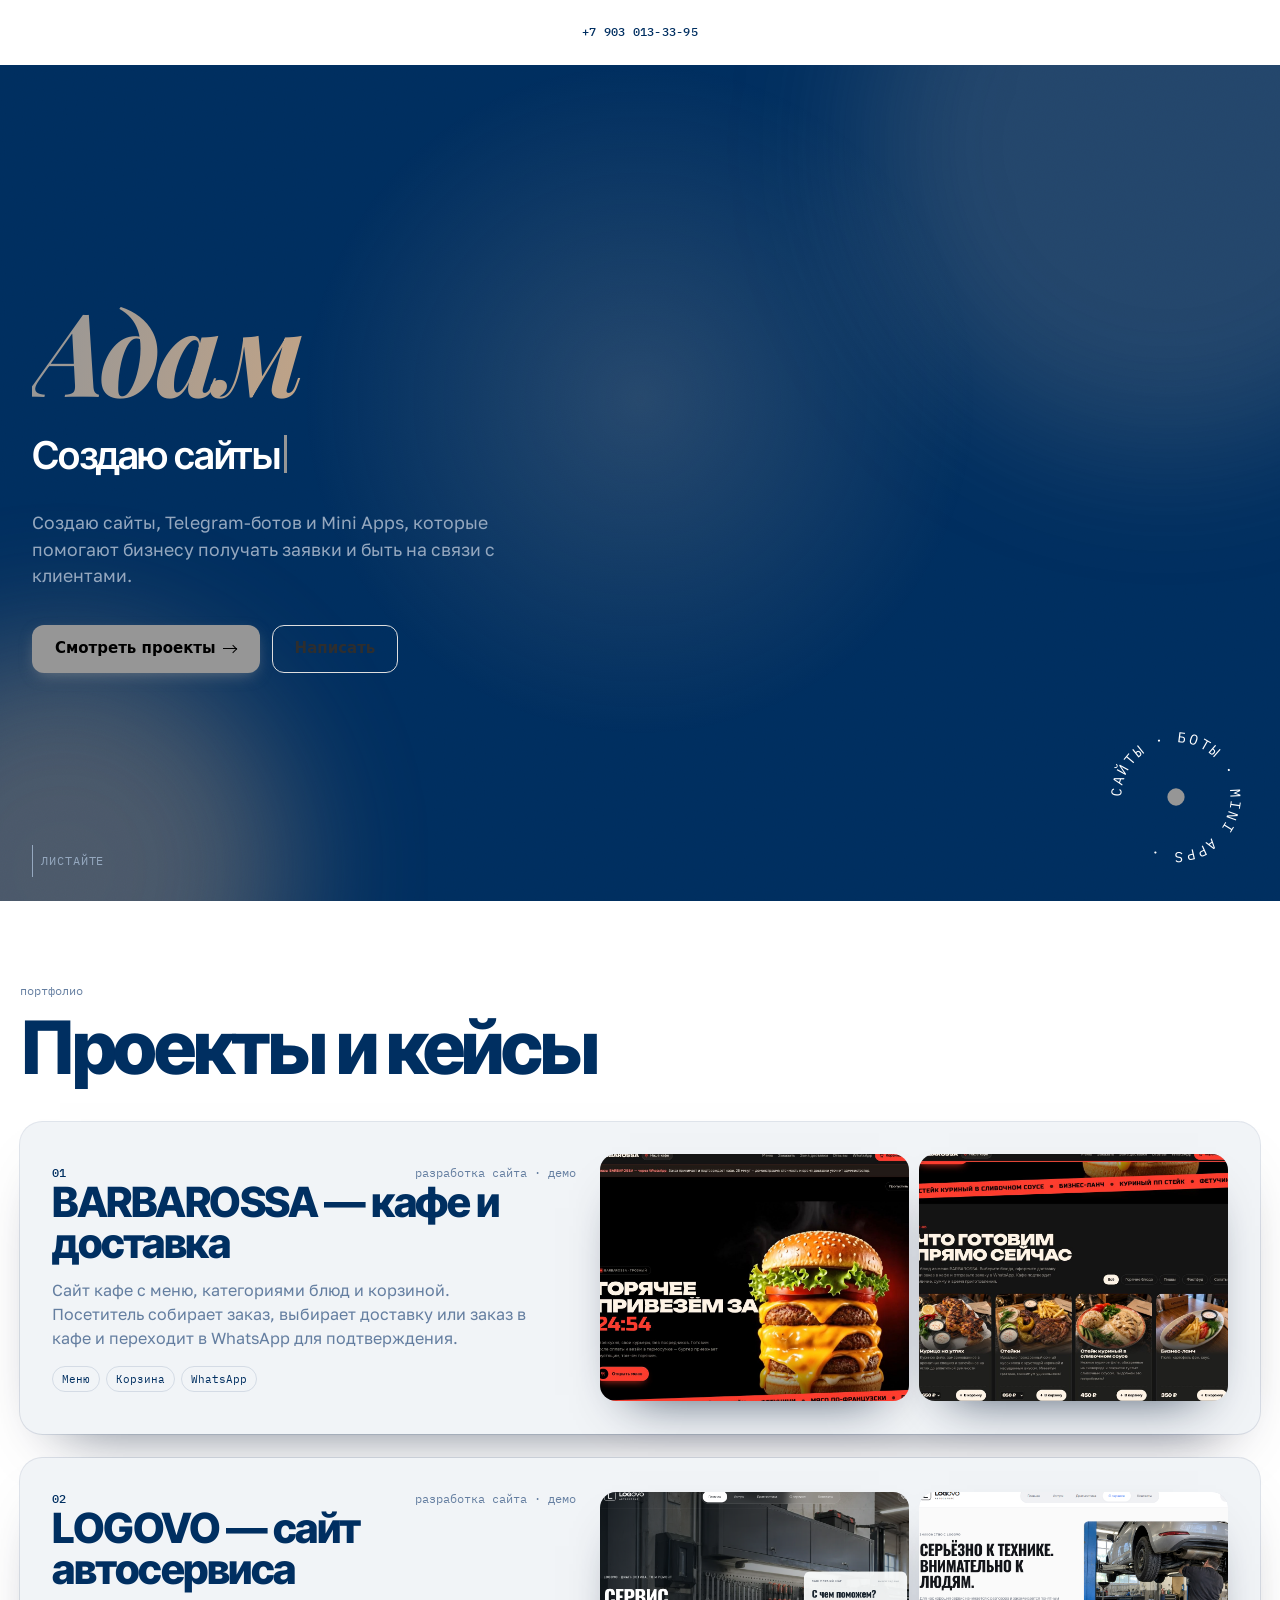
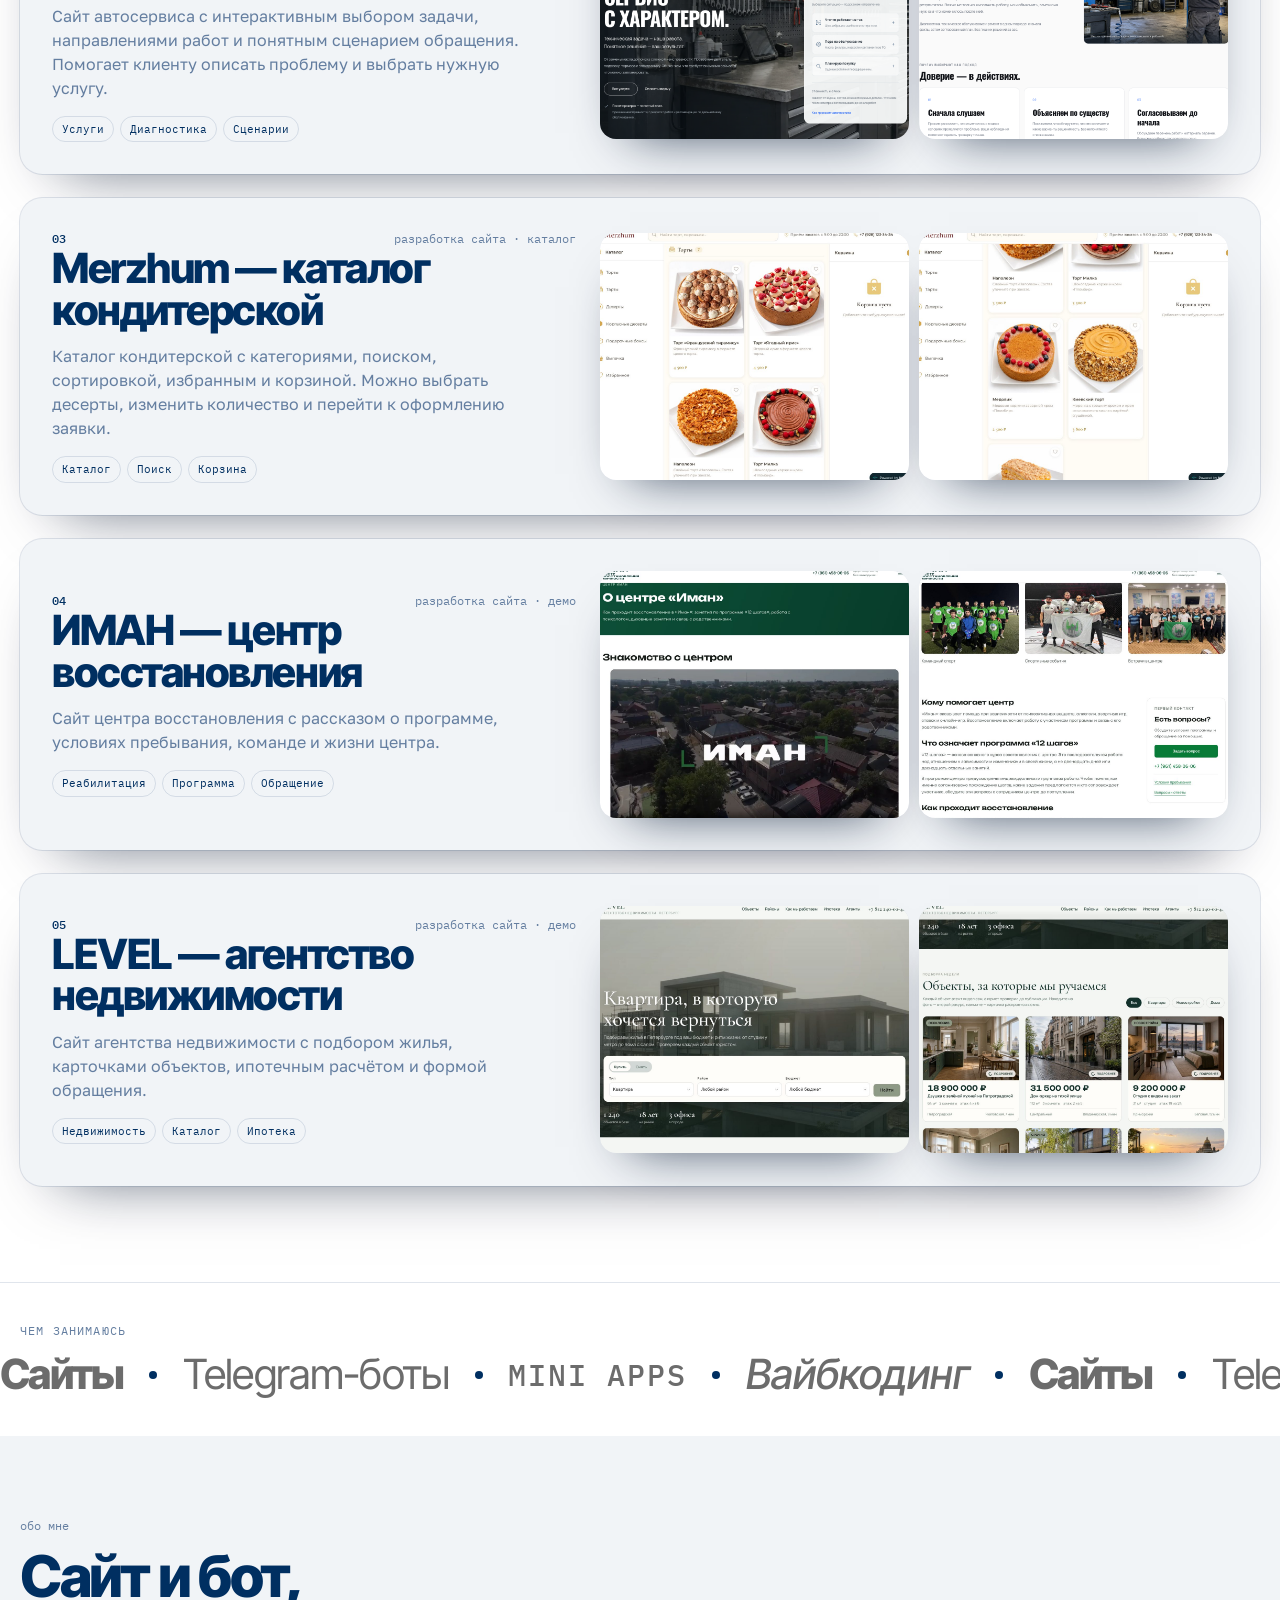
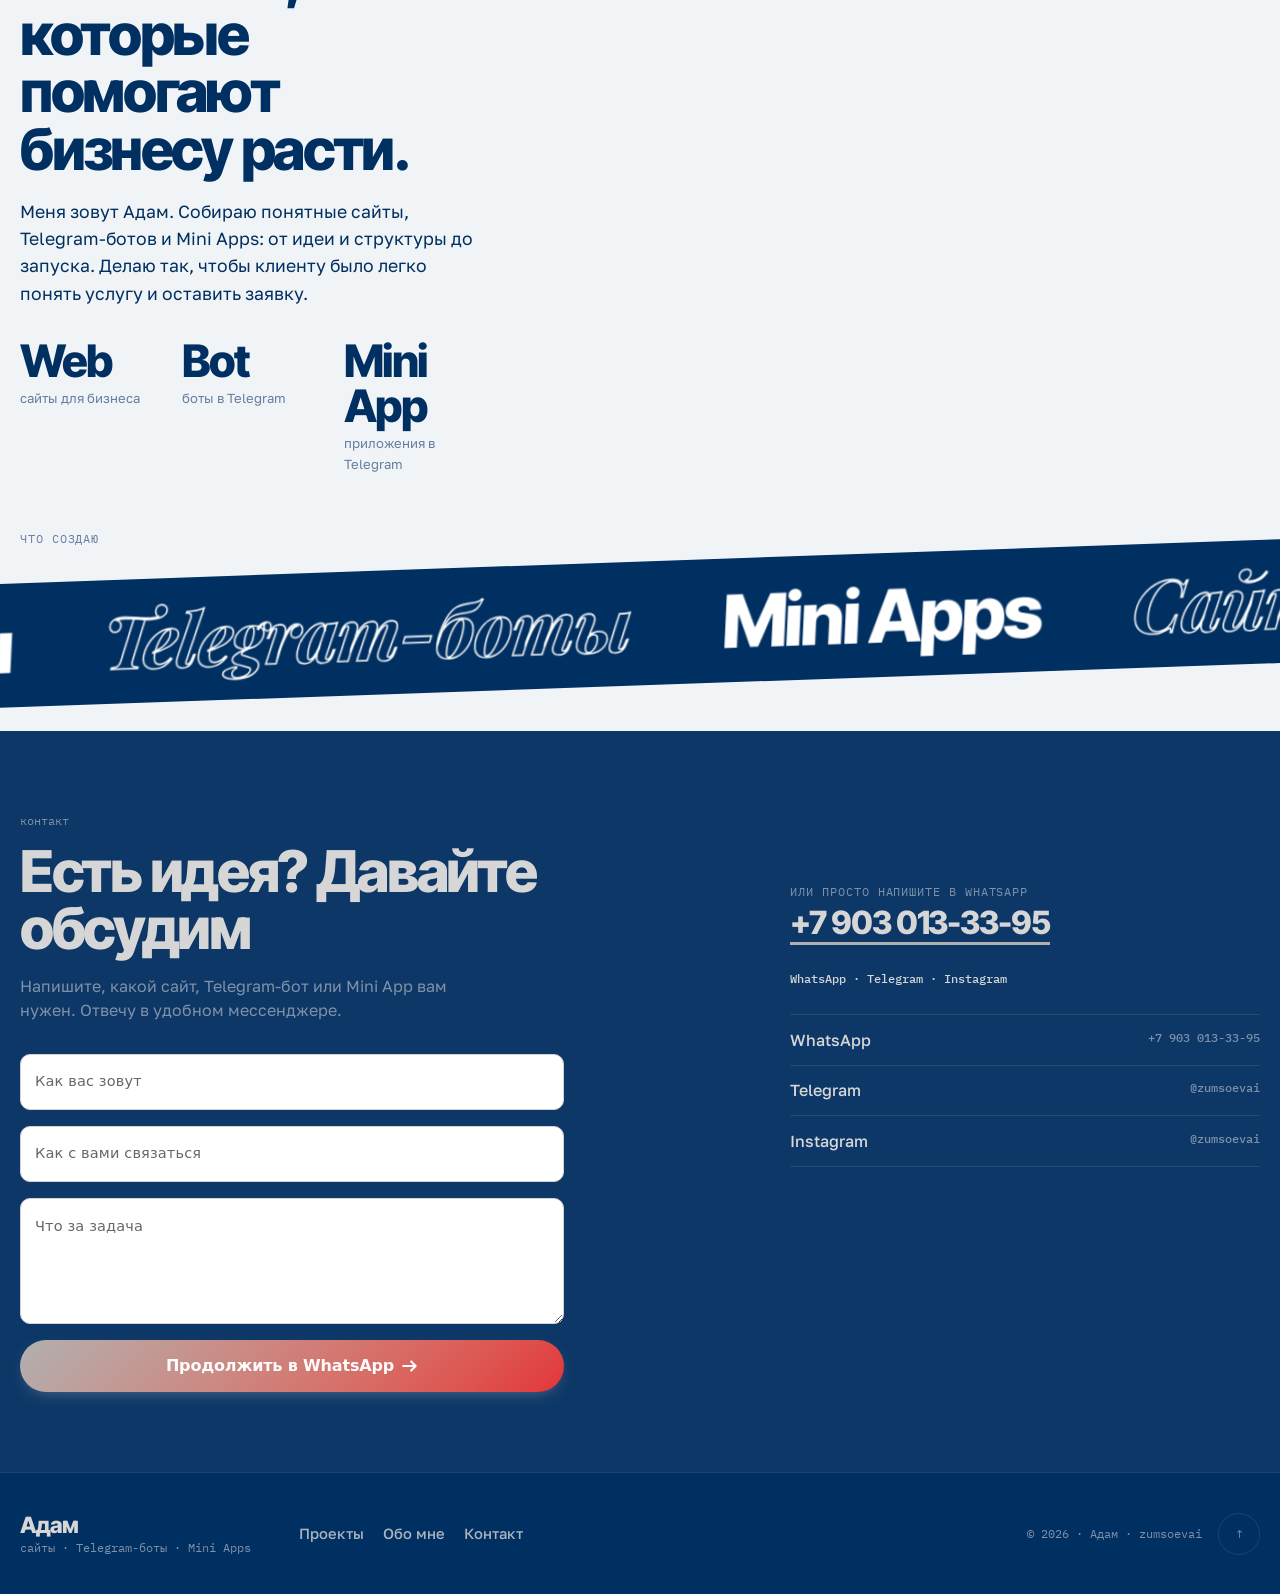
<file: index.html>
<!doctype html>
<html lang="ru">
  <head>
    <meta charset="UTF-8" />
    <meta name="viewport" content="width=device-width, initial-scale=1.0" />
    <meta name="theme-color" content="#efeee9" />
    <meta name="description" content="Адам — создание сайтов, Telegram-ботов и мини-приложений для бизнеса. Обсудить проект в WhatsApp или Telegram." />
    <meta name="robots" content="index, follow" />
    <link rel="canonical" href="https://nessa-coffee.github.io/zumsoevai/" />
    <meta property="og:type" content="website" />
    <meta property="og:locale" content="ru_RU" />
    <meta property="og:title" content="Адам — сайты и Telegram-боты" />
    <meta property="og:description" content="Сайты, Telegram-боты и Mini Apps для бизнеса. Посмотрите мои работы и напишите, чтобы обсудить ваш проект." />
    <meta property="og:url" content="https://nessa-coffee.github.io/zumsoevai/" />
    <meta property="og:image" content="https://nessa-coffee.github.io/zumsoevai/images/adam-portrait.png" />
    <meta property="og:image:alt" content="Адам — разработчик сайтов и Telegram-ботов" />
    <link rel="icon" type="image/svg+xml" href="./favicon.svg" />
    <title>Адам — сайты и Telegram-боты</title>
    <script type="module" crossorigin src="./assets/index-DF3mIknF.js"></script>
    <link rel="stylesheet" crossorigin href="./assets/index-eLuvN8EP.css">
  </head>
  <body>
    <div id="root"></div>
    <noscript>Адам — сайты и Telegram-боты. Напишите в <a href="https://t.me/zumsoevai">Telegram</a> или <a href="https://wa.me/79030133395">WhatsApp</a>.</noscript>
  </body>
</html>
</file>
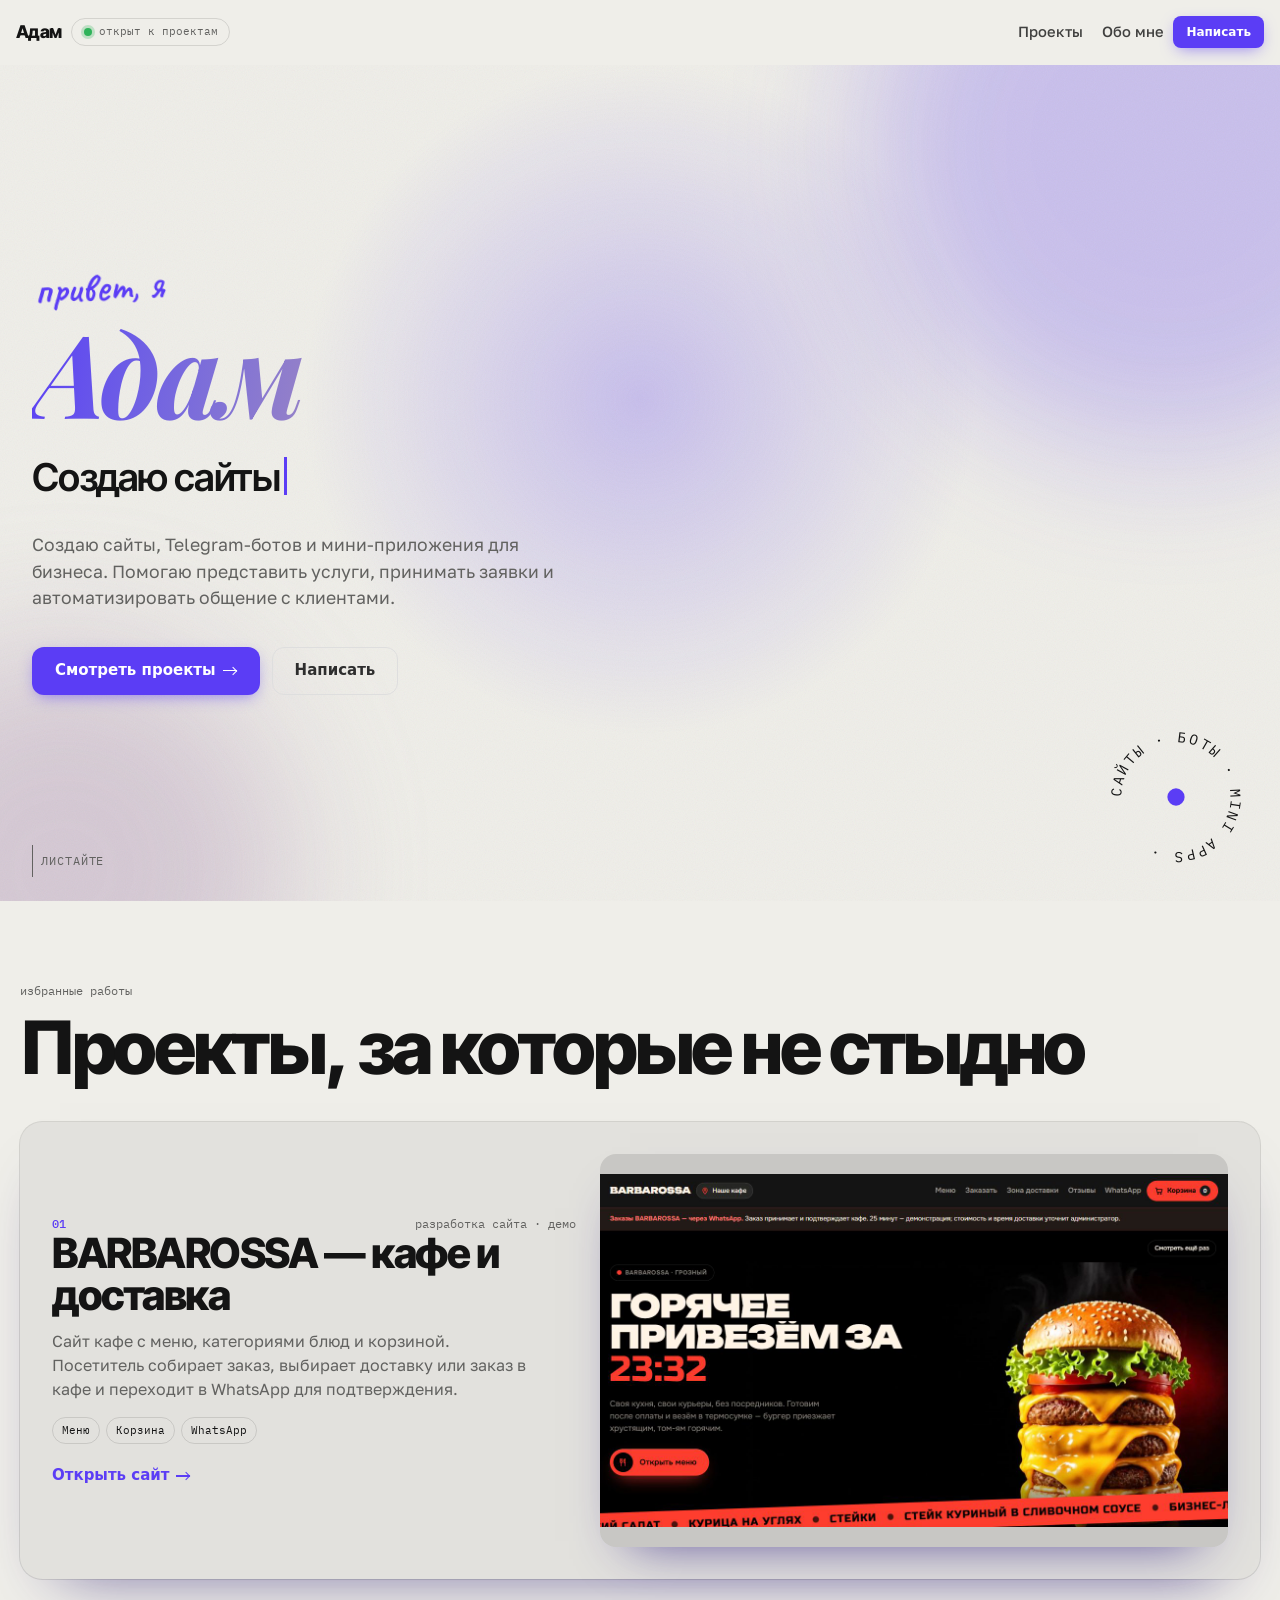
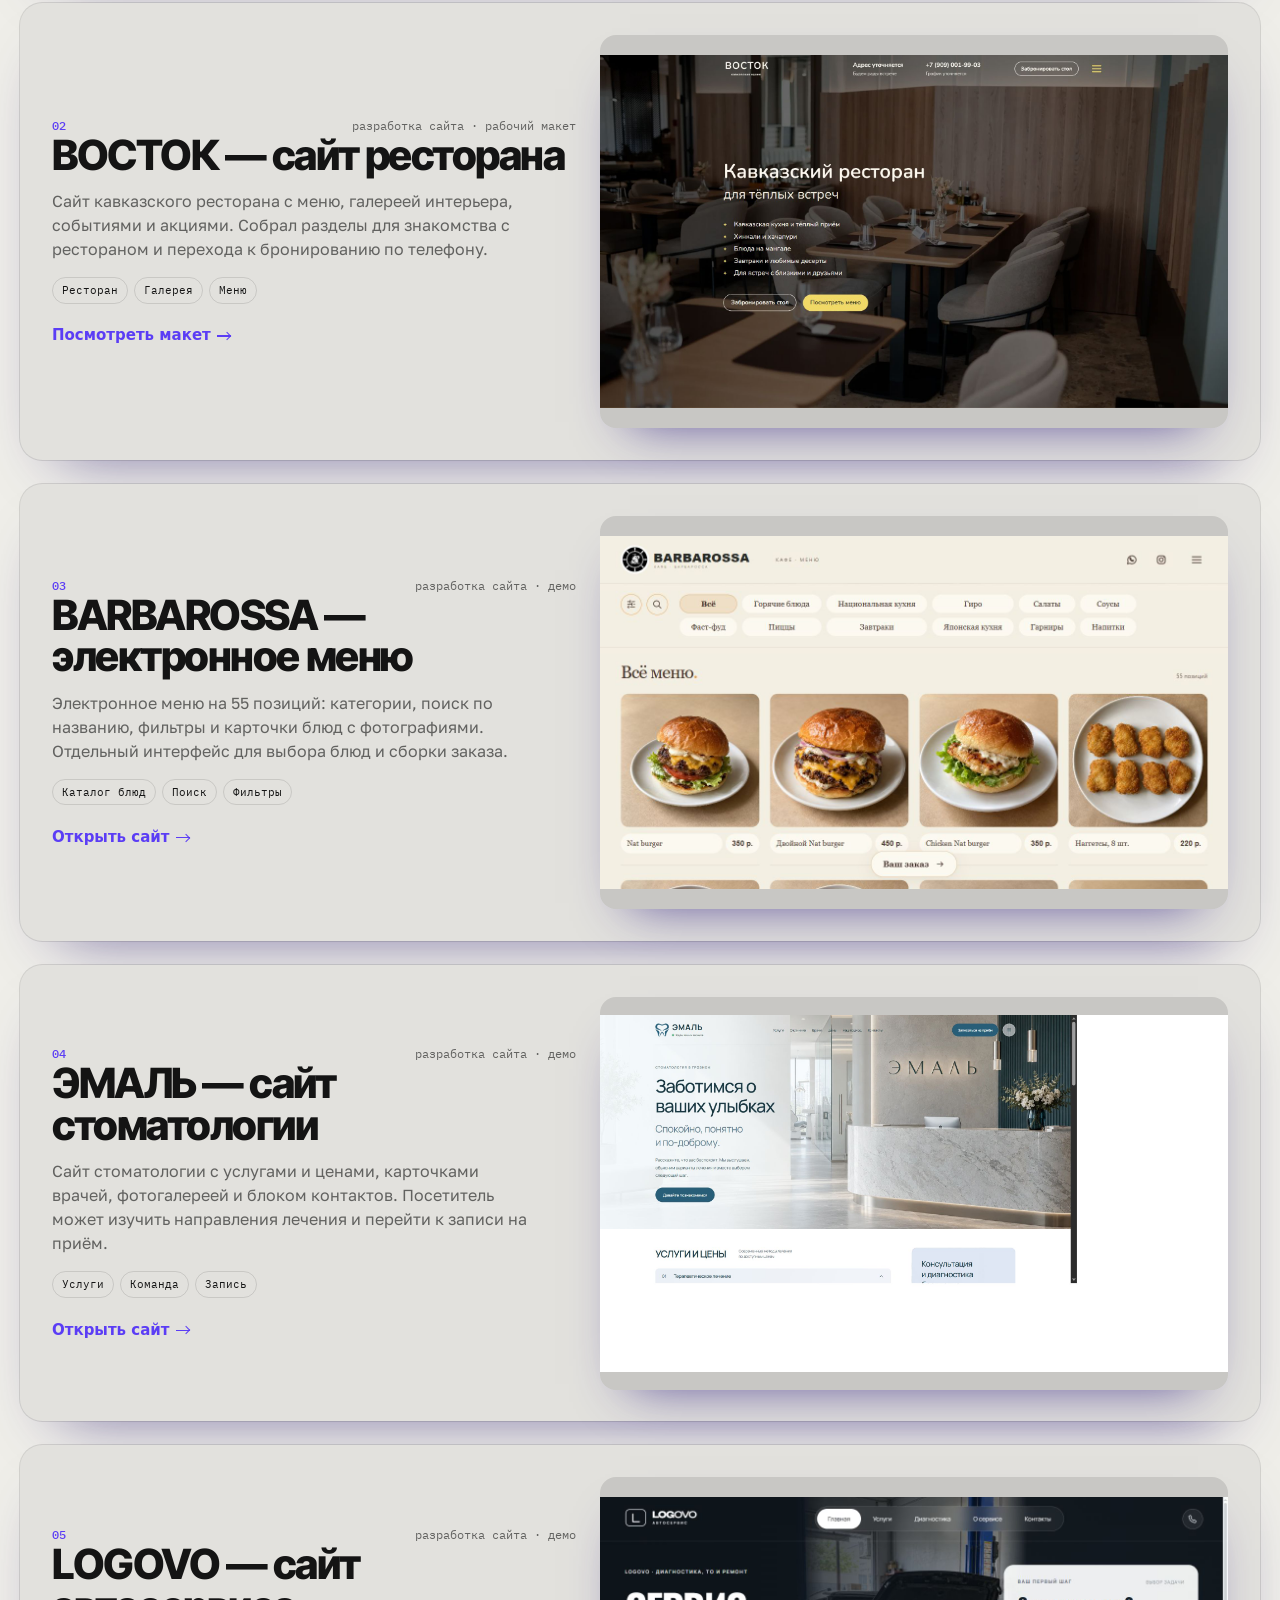
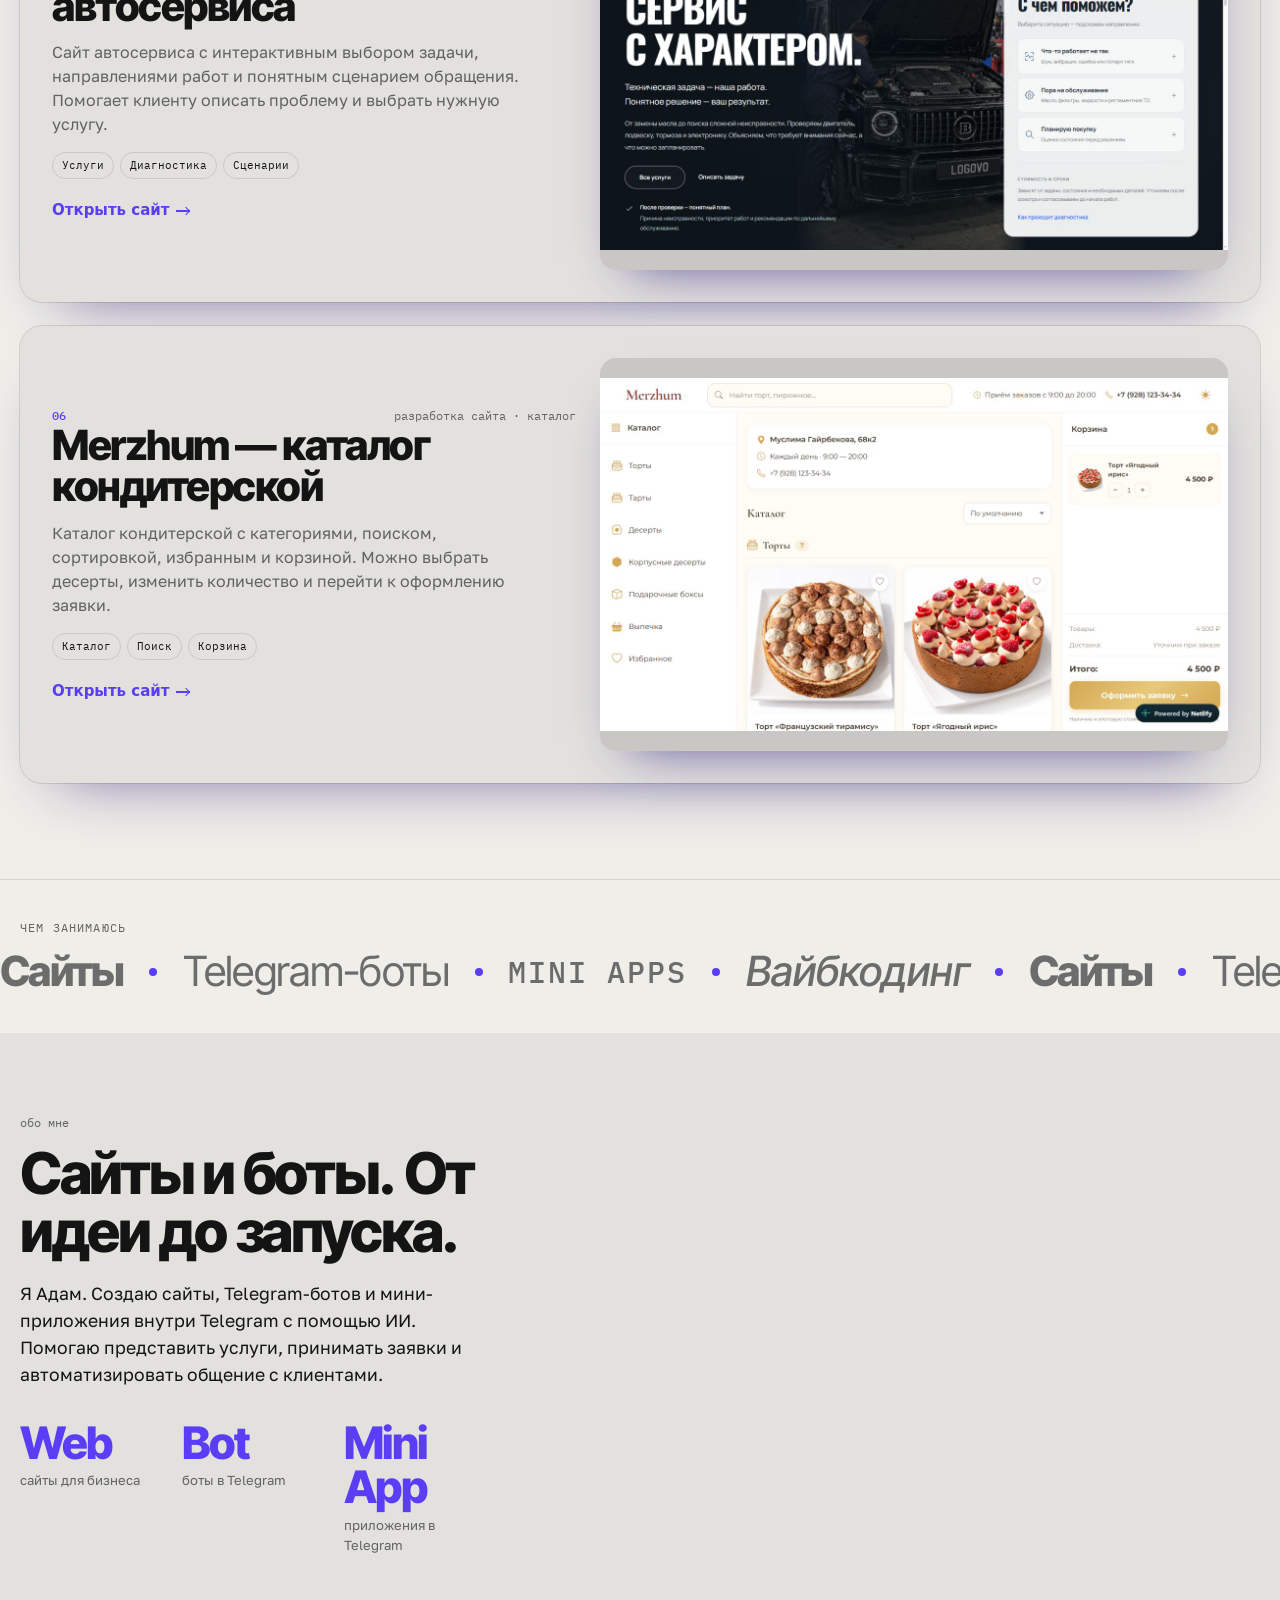
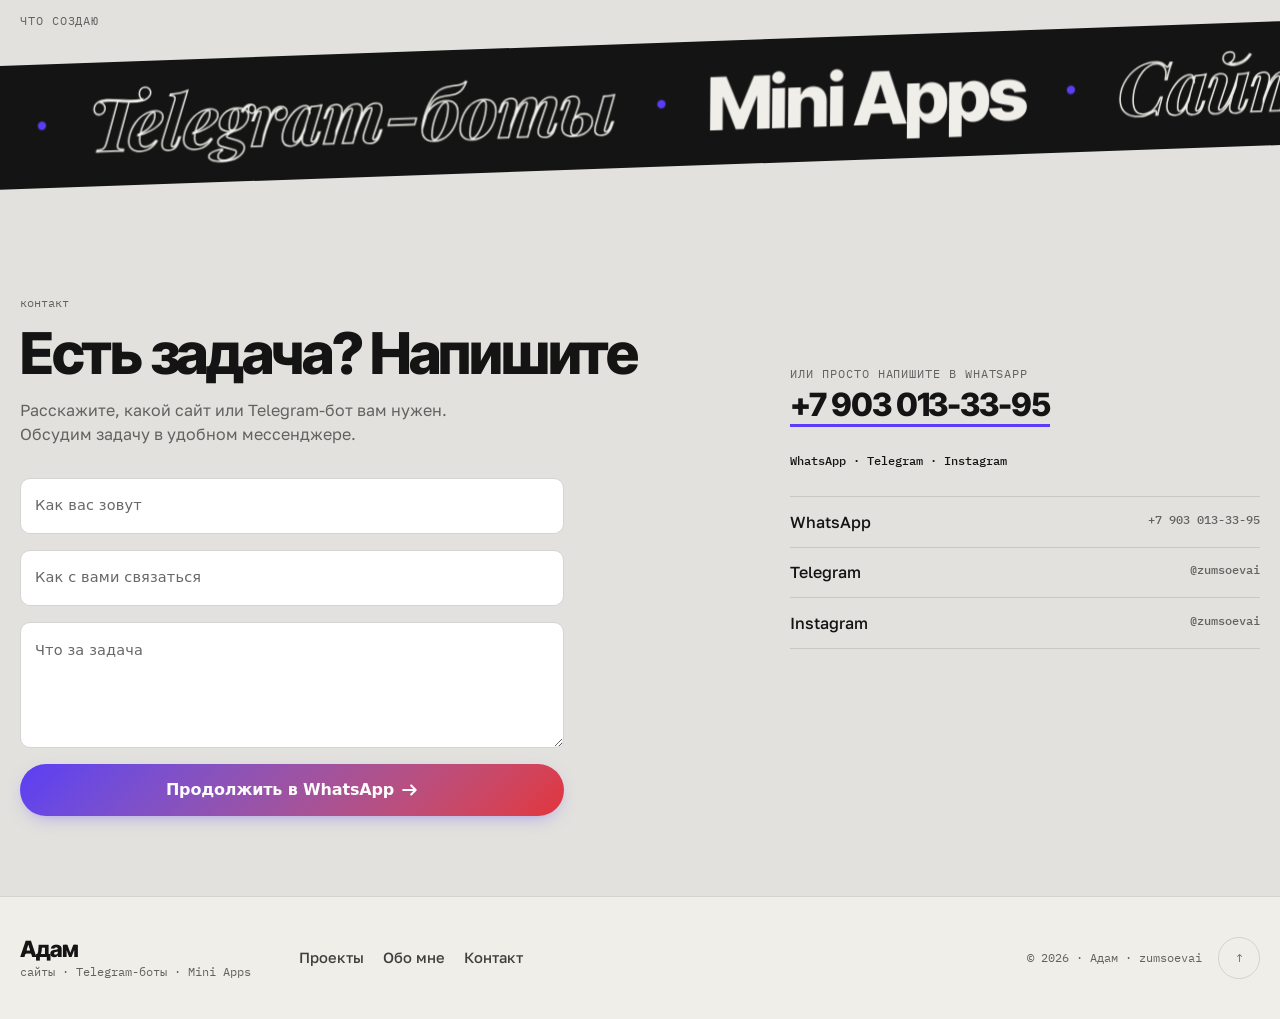
<file: portfolio/index.html>
<!doctype html>
<html lang="ru">
  <head>
    <meta charset="UTF-8" />
    <meta name="viewport" content="width=device-width, initial-scale=1.0" />
    <meta name="theme-color" content="#efeee9" />
    <meta name="description" content="Адам — создание сайтов, Telegram-ботов и мини-приложений для бизнеса. Обсудить проект в WhatsApp или Telegram." />
    <meta name="robots" content="index, follow" />
    <link rel="canonical" href="https://nessa-coffee.github.io/zumsoevai/" />
    <meta property="og:type" content="website" />
    <meta property="og:locale" content="ru_RU" />
    <meta property="og:title" content="Адам — сайты и Telegram-боты" />
    <meta property="og:description" content="Сайты, Telegram-боты и Mini Apps для бизнеса. Посмотрите мои работы и напишите, чтобы обсудить ваш проект." />
    <meta property="og:url" content="https://nessa-coffee.github.io/zumsoevai/" />
    <meta property="og:image" content="https://nessa-coffee.github.io/zumsoevai/images/adam-portrait.png" />
    <meta property="og:image:alt" content="Адам — разработчик сайтов и Telegram-ботов" />
    <link rel="icon" type="image/svg+xml" href="./favicon.svg" />
    <title>Адам — сайты и Telegram-боты</title>
    <script type="module" crossorigin src="./assets/index-DR3SER7Z.js"></script>
    <link rel="stylesheet" crossorigin href="./assets/index-eLuvN8EP.css">
  </head>
  <body>
    <div id="root"></div>
    <noscript>Адам — сайты и Telegram-боты. Напишите в <a href="https://t.me/zumsoevai">Telegram</a> или <a href="https://wa.me/79030133395">WhatsApp</a>.</noscript>
  </body>
</html>
</file>
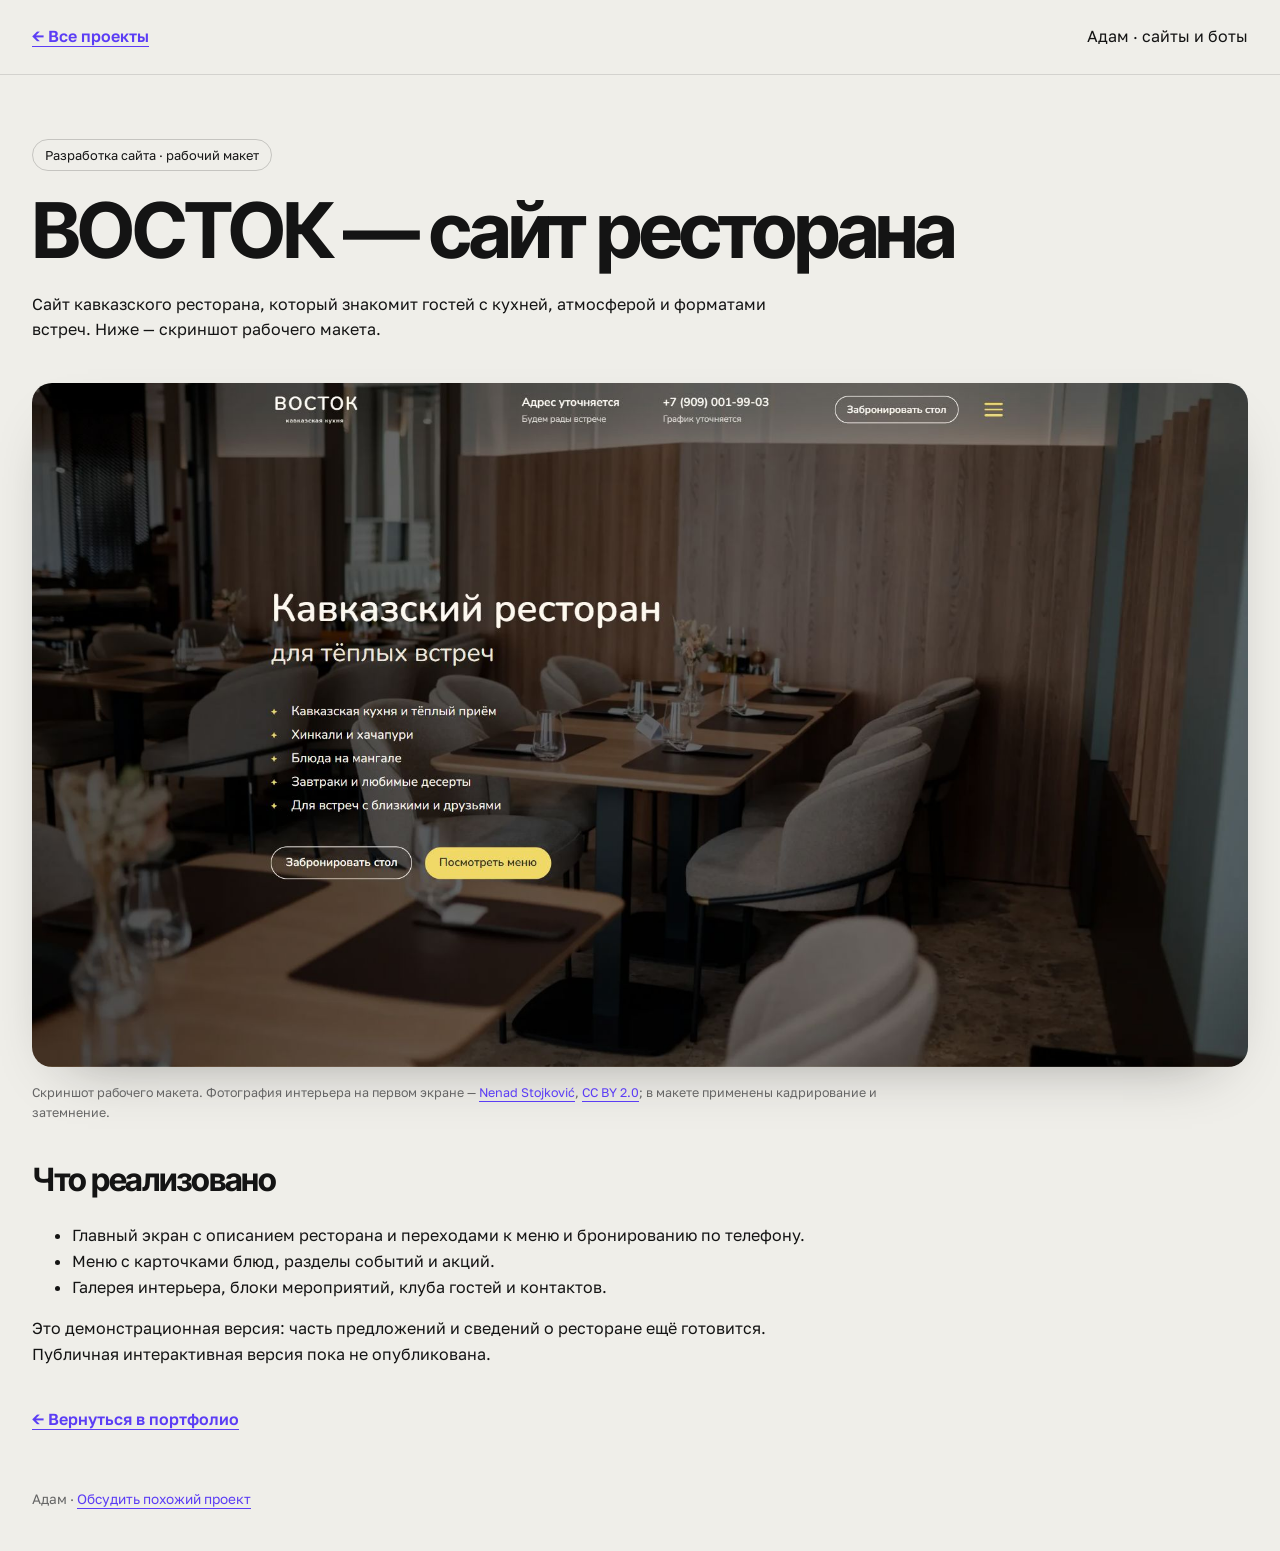
<file: cases/vostok.html>
<!doctype html>
<html lang="ru">
<head>
  <meta charset="utf-8">
  <meta name="viewport" content="width=device-width, initial-scale=1">
  <meta name="description" content="Кейс Адама: рабочий макет сайта кавказского ресторана ВОСТОК.">
  <meta name="robots" content="noindex, nofollow">
  <title>ВОСТОК — сайт ресторана · Адам</title>
  <link rel="icon" type="image/svg+xml" href="../favicon.svg">
  <link rel="stylesheet" href="https://fonts.googleapis.com/css2?family=Golos+Text:wght@400;500;600&family=Inter+Tight:wght@600;800&display=swap">
  <style>
    *{box-sizing:border-box}body{margin:0;background:#efeee9;color:#141414;font-family:"Golos Text",sans-serif;line-height:1.6}header,main,footer{max-width:1280px;margin:auto;padding:24px 32px}header{display:flex;justify-content:space-between;gap:20px;border-bottom:1px solid #14141420}a{color:#5b3df5;text-underline-offset:4px}header a{font-weight:600}main{padding-top:64px}h1,h2{font-family:"Inter Tight",sans-serif;line-height:1.05;letter-spacing:-.04em}h1{font-size:clamp(2.4rem,6vw,5rem);margin:20px 0}h2{font-size:2rem}p{max-width:760px}figure{margin:40px 0}img{display:block;width:100%;height:auto;border-radius:20px;box-shadow:0 24px 60px -35px #14141470}figcaption{color:#666;font-size:.78rem;margin-top:16px;max-width:900px}.tag{display:inline-block;border:1px solid #14141430;border-radius:30px;padding:5px 12px;font-size:.8rem}.back{display:inline-block;margin:24px 0 8px;font-weight:600}footer{padding-bottom:40px;color:#666;font-size:.85rem}@media(max-width:600px){header,main,footer{padding-left:20px;padding-right:20px}main{padding-top:36px}header{font-size:.85rem}}@media(prefers-reduced-motion:no-preference){html{scroll-behavior:smooth}}
  </style>
</head>
<body>
  <header><a href="../#work">← Все проекты</a><span>Адам · сайты и боты</span></header>
  <main>
    <span class="tag">Разработка сайта · рабочий макет</span>
    <h1>ВОСТОК — сайт ресторана</h1>
    <p>Сайт кавказского ресторана, который знакомит гостей с кухней, атмосферой и форматами встреч. Ниже — скриншот рабочего макета.</p>
    <figure>
      <a href="../images/vostok-restaurant.png" aria-label="Открыть скриншот сайта ВОСТОК в полном размере"><img src="../images/vostok-restaurant.png" width="1910" height="1074" alt="Первый экран сайта ресторана ВОСТОК: интерьер, описание кавказской кухни и кнопки меню и бронирования"></a>
      <figcaption>Скриншот рабочего макета. Фотография интерьера на первом экране — <a href="https://commons.wikimedia.org/wiki/File:Modern_dining_area_with_wooden_decor_and_empty_tables_inviting_guests_to_enjoy_a_meal_at_a_restaurant.jpg">Nenad Stojković</a>, <a href="https://creativecommons.org/licenses/by/2.0/">CC BY 2.0</a>; в макете применены кадрирование и затемнение.</figcaption>
    </figure>
    <h2>Что реализовано</h2>
    <ul><li>Главный экран с описанием ресторана и переходами к меню и бронированию по телефону.</li><li>Меню с карточками блюд, разделы событий и акций.</li><li>Галерея интерьера, блоки мероприятий, клуба гостей и контактов.</li></ul>
    <p>Это демонстрационная версия: часть предложений и сведений о ресторане ещё готовится. Публичная интерактивная версия пока не опубликована.</p>
    <a class="back" href="../#work">← Вернуться в портфолио</a>
  </main>
  <footer>Адам · <a href="https://t.me/zumsoevai">Обсудить похожий проект</a></footer>
</body>
</html>
</file>
<file: assets/index-eLuvN8EP.css>
*,*:before,*:after{box-sizing:border-box}html{scroll-behavior:smooth;scroll-padding-top:5rem;background:#efeee9}body{margin:0}button,input,textarea{font:inherit}.page-shell{min-height:100dvh}.skip-link{position:fixed;top:-5rem;left:1rem;z-index:100;padding:.8rem 1rem;background:#5b3df5;color:#fff;border-radius:.5rem}.skip-link:focus{top:1rem}[data-vibeui-block=contact-021] [data-part=sent] a{color:#5b3df5;font-weight:600}[data-vibeui-block=contact-021] [data-part=sent] button{background:none;border:0;padding:.5rem 0;color:inherit;text-decoration:underline;cursor:pointer}[data-vibeui-block=about-014] [data-part=pic] img{object-position:center 35%}[data-vibeui-block=contact-021] [data-part=pic] img{object-position:center 24%}@media(prefers-reduced-motion:reduce){html{scroll-behavior:auto}}
</file>
<file: portfolio/assets/index-eLuvN8EP.css>
*,*:before,*:after{box-sizing:border-box}html{scroll-behavior:smooth;scroll-padding-top:5rem;background:#efeee9}body{margin:0}button,input,textarea{font:inherit}.page-shell{min-height:100dvh}.skip-link{position:fixed;top:-5rem;left:1rem;z-index:100;padding:.8rem 1rem;background:#5b3df5;color:#fff;border-radius:.5rem}.skip-link:focus{top:1rem}[data-vibeui-block=contact-021] [data-part=sent] a{color:#5b3df5;font-weight:600}[data-vibeui-block=contact-021] [data-part=sent] button{background:none;border:0;padding:.5rem 0;color:inherit;text-decoration:underline;cursor:pointer}[data-vibeui-block=about-014] [data-part=pic] img{object-position:center 35%}[data-vibeui-block=contact-021] [data-part=pic] img{object-position:center 24%}@media(prefers-reduced-motion:reduce){html{scroll-behavior:auto}}
</file>
